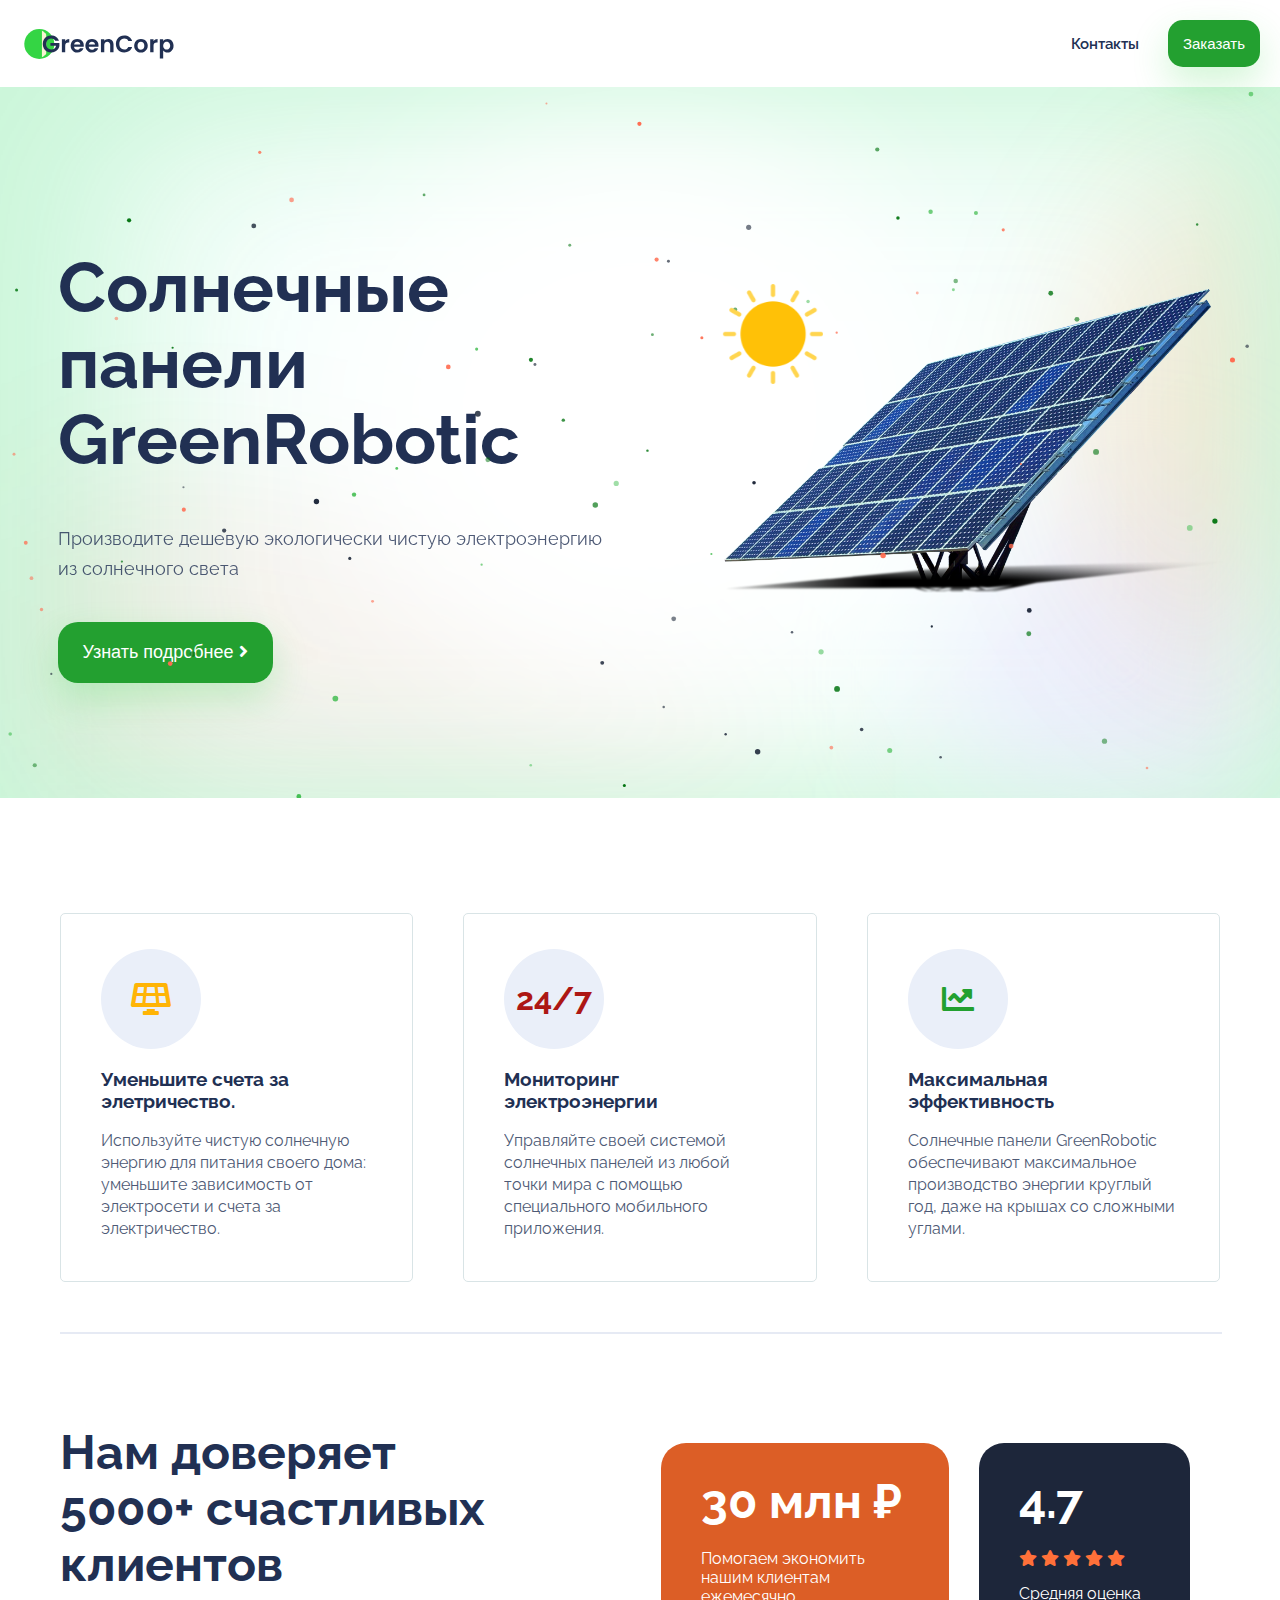
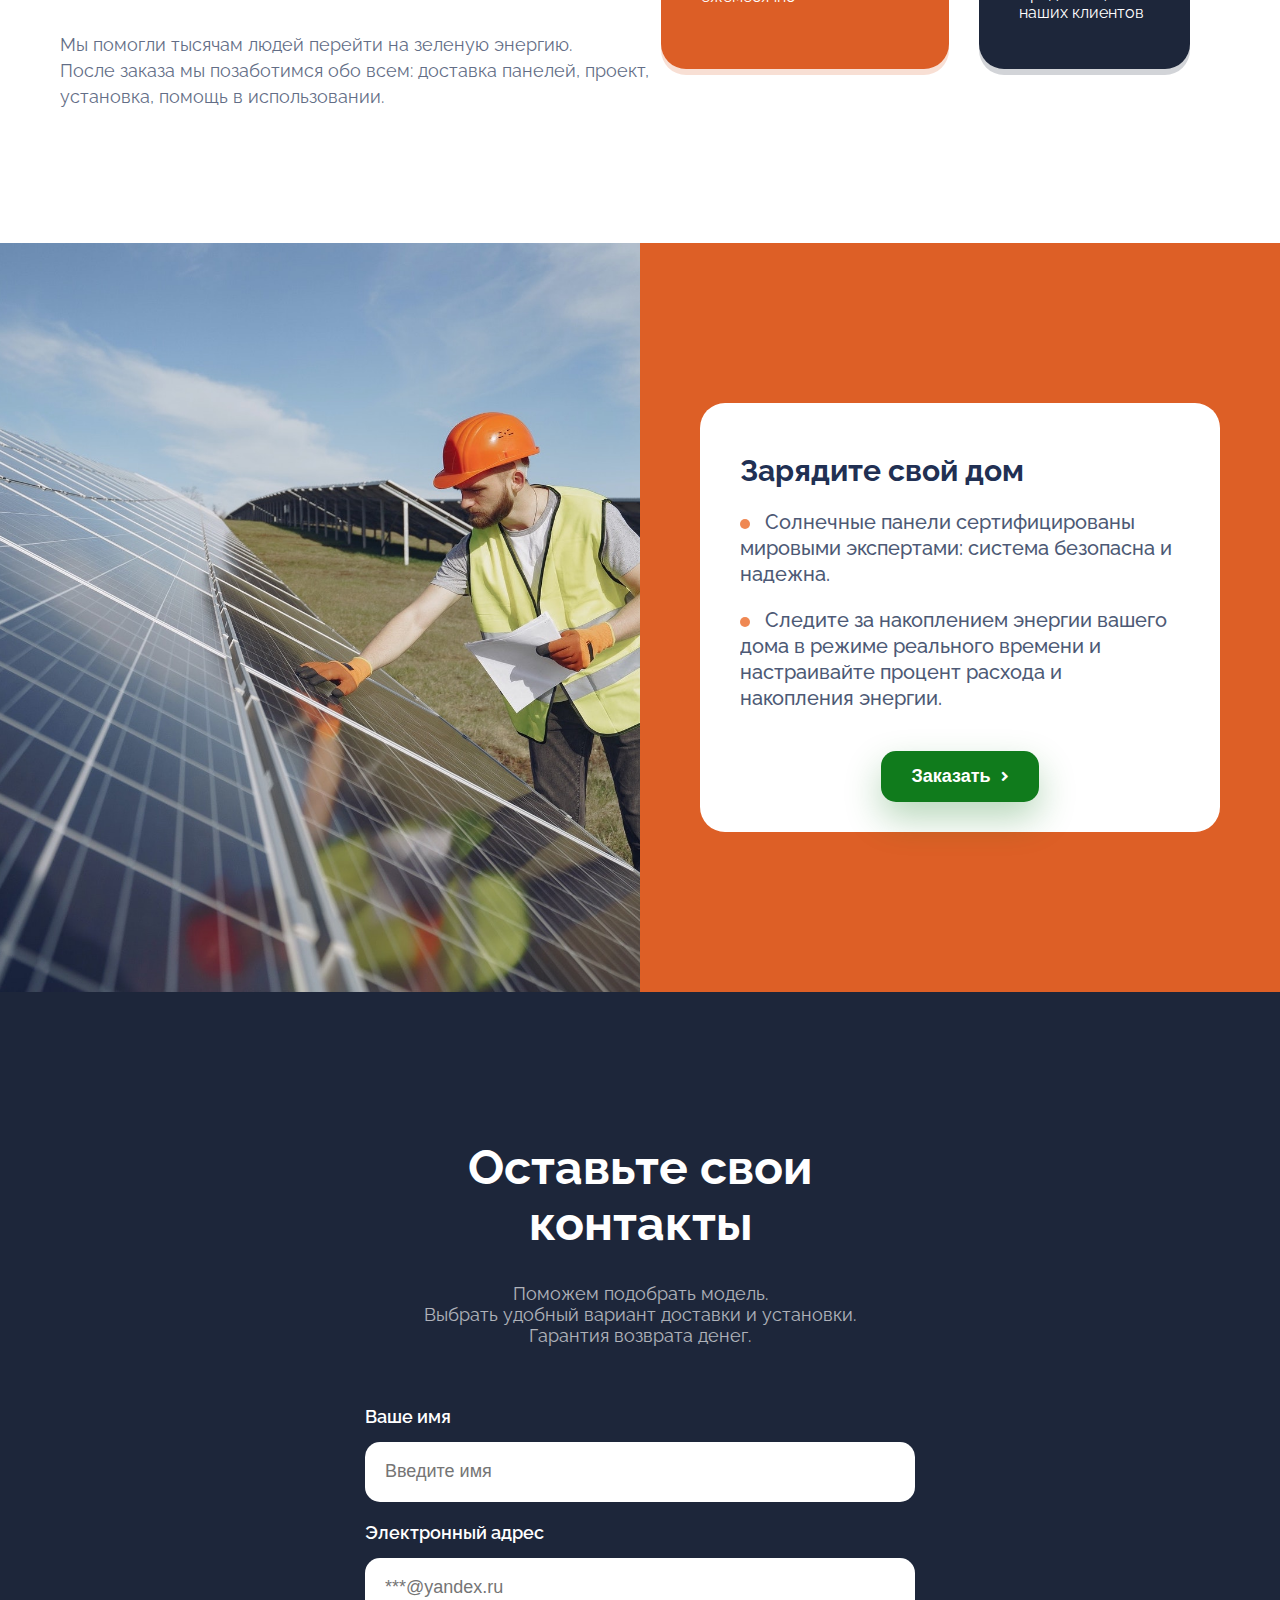
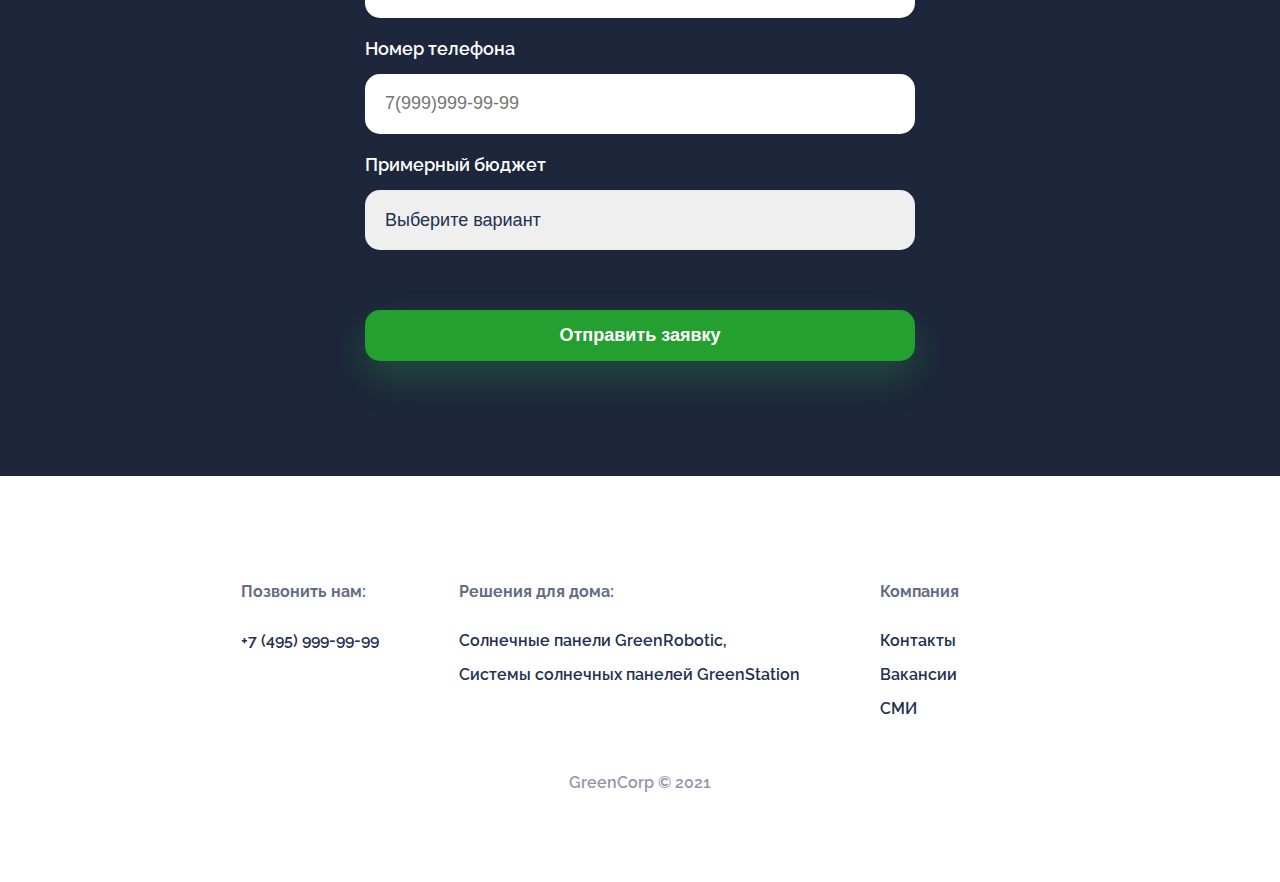
<file: index.html>
<!DOCTYPE html>
<html lang="ru">
<head>
  <meta name="viewport" content="width=device-width,initial-scale=1.0">
  <title>Солнечные батареи GreenCorp</title>
  <link
    rel="stylesheet"
    href="https://cdnjs.cloudflare.com/ajax/libs/animate.css/4.1.1/animate.min.css"
  />
  <link rel="stylesheet" href="fa/css/all.min.css">
  <link rel="stylesheet" href="main.css">
  <link rel="preconnect" href="https://fonts.googleapis.com">
<link rel="preconnect" href="https://fonts.gstatic.com" crossorigin>
<link href="https://fonts.googleapis.com/css2?family=Raleway:wght@500&display=swap" rel="stylesheet">
</head>
<body>
  <header>
    <img class="header__logo" src='img/logo.svg'>
    <div class="header__controls">
      <a href="#contacts">Контакты</a>
      <button>Заказать</button>
    </div>
  </header>
  <section class="about">
    <canvas class="orb-canvas" id="orb-canvas"></canvas>
    <div class="about__info animate__animated animate__fadeInLeft">
      <h1>Солнечные панели GreenRobotic</h1>
      <p>Производите дешевую экологически чистую
        электроэнергию из солнечного света</p>
        <button>Узнать подробнее<span class="icon">
          <i class="fas fa-angle-right"></i>
        </span></button>
    </div>
    <div class="about__images animate__animated animate__fadeInRight">
      <img class="about__sun-image" src="img/sun.png">
      <img class="about__image" src="img/solar-panel.png">
    </div>
     </section>
     <section class="features" id="features">
       <div class="cards">
      <div class="card">
        <div class="card__logo yellow">
          <i class="fas fa-solar-panel"></i></div>
          <h3>Уменьшите счета за элетричество.</h3>
          <p>Используйте чистую солнечную энергию для питания своего дома: уменьшите зависимость от электросети и счета за электричество.</p>
      </div>
      <div class="card">
        <div class="card__logo red">24/7</div>
        <h3>Мониторинг электроэнергии</h3>
        <p>Управляйте своей системой солнечных панелей из любой точки мира с помощью специального мобильного приложения.</p>
      </div>
      <div class="card">
        <div class="card__logo green">
          <i class="fas fa-chart-line"></i>
        </div>
        <h3>Максимальная эффективность</h3>
        <p>Солнечные панели GreenRobotic обеспечивают максимальное производство энергии круглый год, даже на крышах со сложными углами.</p>
      </div>
       </div>
       <div class="features__border"></div>
       <div class="features__feedback">
         <div class="features__feedback-left">
           <h2>Нам доверяет <br>5000+ счастливых клиентов</h2>
           <p>Мы помогли тысячам людей перейти на зеленую энергию.<br>
          После заказа мы позаботимся обо всем: доставка панелей, проект, установка, помощь в использовании.</p>
         </div>
         <div class="features__feedback-right">
           <div class="features__box features__savings-box">
             <h3>30 млн ₽</h3>
             <p>Помогаем экономить нашим клиентам ежемесячно</p>
           </div>
           <div class="features__box features__rate-box">
             <h3>4.7</h3>
             <p class="stars">
              <i class="fas fa-star"></i>
              <i class="fas fa-star"></i>
              <i class="fas fa-star"></i>
              <i class="fas fa-star"></i>
              <i class="fas fa-star"></i>
             </p>
             <p>Средняя оценка наших клиентов</p>
           </div>
         </div>
       </div>
    </section>
    <section class="promo">
      <div class="promo__image"></div>
      <div class="promo__right">
        <div class="promo__text">
          <h2>Зарядите свой дом</h2>
      <p>
          Солнечные панели сертифицированы мировыми экспертами: система безопасна и надежна.
      </p>
      <p>
          Следите за накоплением энергии вашего дома в режиме реального времени и настраивайте процент расхода и накопления энергии.
      </p>
      <div class="promo__button-wrap">
        <button type="button">Заказать<span class="icon">
          <i class="fas fa-angle-right"></i>
        </span></button>
      </div>
        </div>
      </div>
    </section>
  <section class="form">
    <div class="form__container">
      <h1>Оставьте свои контакты</h1>
      <p> Поможем подобрать модель.<br>
      Выбрать удобный вариант доставки и установки.<br>
    Гарантия возврата денег.</p>
    <form>
      <div class="form__group">
        <label for="name">Ваше имя</label>
        <input type="text" placeholder="Введите имя" id="name"></div>
        <div class="form__group">
        <label for="email">Электронный адрес</label>
        <input type="email" placeholder="***@yandex.ru" id="email">
        </div>
        <div class="form__group">
          <label for="phone">Номер телефона</label>
          <input type="tel" placeholder="7(999)999-99-99" id="phone">
        </div>
        <div class="form__group">
          <label for="budget">Примерный бюджет</label>
          <select id="budget">
            <option>Выберите вариант</option>
            <option value="10-30">10 000  - 30 000</option>
            <option value="30-60">30 000 - 60 000</option>
            <option value="60-100">60 000 - 100 000</option>
            <option value="100+">100 000</option>
          </select>
        </div>
        <button type="submit" class="form__submit" >Отправить заявку</button>
    </form>
    </div>
  </section>
  <footer>
    <div class="footer__container">
      <div class="footer__group">
      <h3>Позвонить нам:</h3>
      <div class="footer__links">
        <a href="tel:74959999999">+7 (495) 999-99-99</a>
      </div>
      </div>
      
      <div class="footer__group">
      <h3>Решения для дома:</h3>
      <div class="footer__links">
        <a href="#">Солнечные панели GreenRobotic,</a>
        <a href="#">Системы солнечных панелей GreenStation</a>
      </div>
      </div>
      
      <div class="footer__group">
        <h3>Компания</h3>
        <div class="footer__links">
        <a href="#">Контакты</a>
        <a href="#">Вакансии</a>
        <a href="#">СМИ</a>
      </div>
      </div>
      </div>
    <div class="footer__copyright">GreenCorp © 2021</div>
  </footer>
  <script src="js/canvas.js"></script>
</body>
</html>
</file>
<file: main.css>
body {
    font-family: 'Raleway', sans-serif;
    color: #213053;
    margin: 0;
}
header {
    display: flex;
    justify-content: space-between;
    align-items: center;
    padding: 20px;
    position: sticky;
    background-color: white;
    top: 0px;
    z-index: 1;
}
.header__logo {
    height: 30px;
}
a {
    text-decoration: none;
    color: #213053;
}
header a {
    font-size: 15px;
    font-weight: 600;
    margin-right: 25px;
}
button {
    font-family: 'Raleway' sans-serif;
    font-size: 15px;
    color: #fff;
    background-color: #23a030;
    border: none;
    border-radius: 15px;
    cursor: pointer;
    box-shadow: 0 16px 36px rgb(52 213 68 / 22%);
    padding: 15px;
}
.about__image {
    width: 500px;
}
.about__sun-image {
    width: 100px;
    height: 100px;
    animation-timing-function: linear;
    animation-duration: 10s;
    animation-iteration-count: infinite;
    animation-name: rotation;
    position: absolute;
}
@keyframes rotation{
    0% {transform: rotate(0);}
    100% {transform: rotate(360deg);}
}
.about {
    display: flex;
    justify-content: space-around;
    align-items: center;
    padding-top: 115px;
    padding-bottom: 115px;
    background: url('img/back.png') no-repeat;
    background-position: center;
    background-size: cover;
    position: relative;
}
.about h1 {
    font-size: 70px;
    line-height: 76px;
}
.about p {
    font-size: 18px;
    line-height: 30px;
    opacity: 0.8;
}
.about button {
    font-size: 18px;
    border-radius: 20px;
    padding: 20px 25px 20px 25px;
    margin-top: 20px;
    
}
.about__info {
    max-width: 550px;
    animation-duration: 2s;
    }
    .about__images {
        animation-duration: 2s;
    }
.form__container {
    width: 550px;
}
.form {
    background-color: #1D263A;
    color: #fff;
    padding-top: 115px;
    padding-bottom: 115px;
    text-align: center;
    display: flex;
    justify-content: center;

}
.form h1 {
    font-size: 48px;
}
.form p {
    font-size: 18px;
    opacity: 0.65;
}
.form__group {
    display: flex;
    flex-direction: column;
    text-align: left;
}
.form form {
    display: grid;
    grid-gap: 20px;
    margin-top: 60px;
}
.form label {
    font-size: 18px;
    font-weight: 600;
    margin-bottom: 15px;
}
.form input {
    font-size: 18px;
    color: #213053;
    height: 60px;
    padding: 0 20px;
    border-radius: 15px;
    border: none;
    outline: none;
}
.form select {
    font-size: 18px;
    color: #213053;
    height: 60px;
    padding: 0 20px;
    border-radius: 15px;
    border: none;
    outline: none;
    appearance: none;
}
.form__submit {
    font-size: 18px;
    font-weight: 600;
    margin-top: 40px;
}


footer {
    padding: 90px 20px 90px 20px;
    font-size: 16px;
    font-weight: 600;
}
.footer__container{
    display: flex;
    justify-content: center;
}
.footer__copyright {
    margin-top: 40px;
    text-align: center;
    opacity:0.5
}
.footer__group {
    margin-right: 80px;
}
footer h3 {
    font-size: 16px;
    opacity: 0.7;
    margin-bottom: 30px;
} 
.footer__links {
    display: flex;
    flex-direction: column;
}
.footer__links a {
    margin-bottom: 15px;
}
@media (max-width: 1024px) {
    .about {
        padding: 115px 20px;
    }
  
    .about h1 {
        font-size: 36px;
        line-height: 40px;
    }
  
    .about__image {
        width: 280px;
    }
  
    .about__sun-image {
        width: 75px;
        height: 75px;
    }
 }
  
 @media (max-width: 720px) {
    header {
        padding: 10px;
    }
  
    .header__logo {
        height: 20px;
    }
  
    header a {
        margin-right: 10px;
    }
  
    .about {
        flex-direction: column-reverse;
        padding: 50px 10px;
    }
  
    .about h1 {
        font-size: 36px;
        line-height: 40px;
    }
  
    .about__image {
        width: 280px;
    }
  
    .about__sun-image {
        width: 75px;
        height: 75px;
    }
  
    .form {
        padding: 50px 10px;
    }
  
    .form h1 {
        font-size: 36px;
    }
  
    footer {
        padding: 50px 10px;
    }
  
    .footer__container {
        flex-direction: column;
    }
 }
 .features {
     background-color: #fff;
     padding: 115px 60px;
 }
 @media (max-width: 720px) {
     .features {
         padding: 50px 10px;
     }
 }
 .cards {
     display: grid;
     grid-gap: 50px;
     grid-template-columns: 1fr 1fr 1fr;
 }
 .card {
     padding: 35px 40px 25px 40px;
     background: #FFFFFF;
     border: 1px solid #d9e4e6;
     border-radius: 5px;
 }
 .card p {
     font-size: 16px;
     line-height: 22px;
     opacity: 0.8;
 }
 .card__logo {
     height: 100px;
     width: 100px;
     font-size: 32px;
     font-weight: 700;
     background-color: #eaeff9;
     border-radius: 50%;
     display: flex;
     justify-content: center;
     align-items: center;
 }
 .card__logo.yellow {
     color: #ffb406;
 }
 .card__logo.red {
     color: #ad1714;
 }
 .card__logo.green {
     color: #22a030;
 }
 @media (max-width: 720px) {
    .cards {
      grid-template-columns: auto;
    }
  }
  .features__border {
      width: 100%;
      margin-top: 50px;
      margin-bottom: 50px;
      border: 1px solid #E6EAF4;
  }
  .features__feedback {
      display: flex;
  }
  .features__feedback-left {
      margin-right: 10px;
  }
  .features__feedback-left h2 {
      font-size: 48px;
  }
  .features__feedback-left p {
      font-size: 18px;
      opacity: 0.7;
      line-height: 26px;
  }
  .features__feedback-right {
    display: flex;
    align-items: center;
  }
    .features__box {
    border-radius: 25px;
    padding: 30px 40px 25px 40px;
    color: white;
  }
    .features__box h3 {
    font-size: 48px;
    margin-top: 0;
    margin-bottom: 20px;
  }
    .features__savings-box {
    background-color: #dc5e26;
    box-shadow: 0 6px 0 rgb(221 95 38 / 20%);
    margin-right: 30px;
    height: 50%;
  
  }
    .features__rate-box {
    background-color: #1D263A;
    box-shadow: 0 6px 0 rgb(29 38 58 / 20%);
    margin-right: 30px;
    height: 50%;
  }
    .stars {
    color: #ff7039;
  }
    @media (max-width: 720px) {
    .features__feedback {
      flex-direction: column;
    }
      .features__feedback-left {
      margin-right: 0;
    }
        .features__feedback-left h2, .features__box h3 {
      font-size: 36px;
    }
      .features__feedback-right {
      flex-direction: column;
      align-items: initial;
    }
      .features__savings-box {
      margin-right: 0;
      margin-bottom: 30px;
    }
   }
   .promo {
    display: flex;
  }
  
  .promo__image {
    background-image: url(img/promo.jpg);
    width: 50%;
    flex-shrink: 0;
    background-size: cover;
    background-position: center;
  }
  
  .promo__right {
    background: #dd5f26;
    padding: 160px 60px;
  }
  
  @media (max-width: 720px) {
    .promo {
      flex-direction: column-reverse;
    }
  
    .promo__right {
      padding: 50px 10px;
    }
  
    .promo__image {
      width: 100%;
      height: 500px;
    }
  }
  .promo__text {
    background-color: white;
    padding: 30px 40px;
    border-radius: 25px;
    font-size: 20px;
    font-weight: 500;
    line-height: 26px;
  }
  
  .promo__text p::before {
    content: '';
    display: inline-block;
    width: 10px;
    height: 10px;
    border-radius: 50%;
    background-color: #ec6b29;
    margin-right: 10px;
  }
  
  .promo__text p {
    opacity: 0.8;
  }
  
  .promo__text button {
    background-color: #107b1c;
    margin-top: 20px;
    font-weight: 600;
    font-size: 18px;
    box-shadow: 0 16px 36px rgb(16 122 28 / 30%);
    padding: 15px 30px;
  }
  
  .promo__button-wrap {
    display: flex;
    justify-content: center;
  }
  
  .promo__text button i {
    font-size: 15px;
    margin-left: 5px;
  }
  button:hover {
    background-color: #f6980c;
    box-shadow: 0 16px 36px rgba(246 152 12 / 20%);
    transition: background-color 0.3s ease-in;
    }
    .orb-canvas {
        position: absolute;
        height: 100%;
        top: 0;
        right: 0;
    }
</file>
